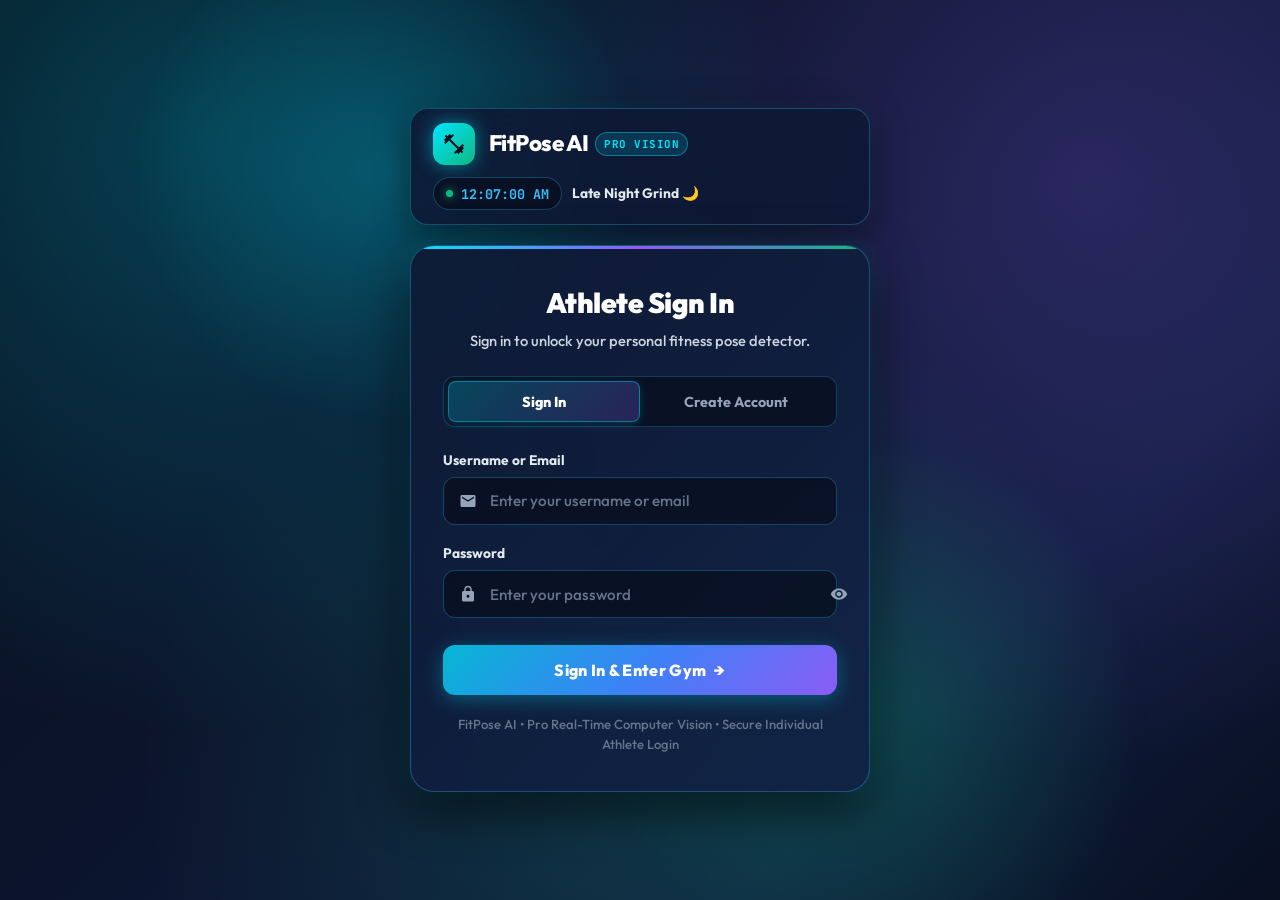
<file: templates/login.html>
<!DOCTYPE html>
<html lang="en">
<head>
  <meta charset="UTF-8">
  <meta name="viewport" content="width=device-width, initial-scale=1.0">
  <title>Sign In | FitPose AI - Real-Time Fitness Pose Detection & Form Coach</title>
  <meta name="description" content="Sign in to FitPose AI to access real-time pose tracking, AI form coaching, rep counters, and workout analytics.">

  <!-- Google Fonts: Outfit & JetBrains Mono -->
  <link rel="preconnect" href="https://fonts.googleapis.com">
  <link rel="preconnect" href="https://fonts.gstatic.com" crossorigin>
  <link href="https://fonts.googleapis.com/css2?family=JetBrains+Mono:wght@400;600;700;800&family=Outfit:wght@300;400;500;600;700;800;900&display=swap" rel="stylesheet">

  <!-- Application Stylesheets -->
  <link rel="stylesheet" href="/static/css/style.css">
  <link rel="stylesheet" href="/static/css/animations.css">

  <style>
    /* ==========================================================================
       VIBRANT ATHLETIC CYBER-SAPPHIRE LOGIN PAGE
       Centered Login Card, Rich Colors, High-Contrast Ultra-Readable Text
       ========================================================================== */
    body {
      margin: 0;
      padding: 0;
      min-height: 100vh;
      background-color: #080e1c;
      background-image:
        radial-gradient(circle at 15% 15%, rgba(0, 229, 255, 0.22) 0%, transparent 45%),
        radial-gradient(circle at 85% 20%, rgba(139, 92, 246, 0.22) 0%, transparent 45%),
        radial-gradient(circle at 50% 85%, rgba(16, 185, 129, 0.18) 0%, transparent 50%),
        linear-gradient(135deg, #070c18 0%, #0c152e 45%, #101c3d 75%, #080f21 100%);
      background-attachment: fixed;
      font-family: 'Outfit', -apple-system, BlinkMacSystemFont, 'Segoe UI', Roboto, sans-serif;
      color: #ffffff;
      overflow-x: hidden;
    }

    .login-page-wrapper {
      min-height: 100vh;
      display: flex;
      flex-direction: column;
      align-items: center;
      justify-content: center;
      padding: 2.5rem 1.5rem;
      position: relative;
      z-index: 2;
    }

    /* Ambient Pulsing Glow Orbs */
    .glow-orb-1 {
      position: fixed;
      top: -10%;
      left: 10%;
      width: 520px;
      height: 520px;
      background: radial-gradient(circle, rgba(0, 229, 255, 0.22) 0%, rgba(0, 229, 255, 0) 70%);
      pointer-events: none;
      z-index: 1;
      animation: pulseGlow 8s ease-in-out infinite alternate;
    }

    .glow-orb-2 {
      position: fixed;
      bottom: -10%;
      right: 10%;
      width: 560px;
      height: 560px;
      background: radial-gradient(circle, rgba(16, 185, 129, 0.2) 0%, rgba(16, 185, 129, 0) 70%);
      pointer-events: none;
      z-index: 1;
      animation: pulseGlow 10s ease-in-out infinite alternate;
    }

    @keyframes pulseGlow {
      0% { transform: scale(1) translate(0, 0); opacity: 0.75; }
      100% { transform: scale(1.15) translate(25px, -25px); opacity: 1; }
    }

    /* Centered Login Container */
    .login-container {
      width: 100%;
      max-width: 460px;
      display: flex;
      flex-direction: column;
      gap: 1.25rem;
      margin: 0 auto;
    }

    /* Top Brand & Live Clock Bar */
    .login-top-bar {
      display: flex;
      align-items: center;
      justify-content: space-between;
      flex-wrap: wrap;
      gap: 0.75rem;
      background: rgba(14, 25, 52, 0.88);
      border: 1px solid rgba(56, 189, 248, 0.3);
      backdrop-filter: blur(20px);
      -webkit-backdrop-filter: blur(20px);
      padding: 0.85rem 1.4rem;
      border-radius: 18px;
      box-shadow: 0 8px 32px rgba(0, 0, 0, 0.5), 0 0 15px rgba(0, 229, 255, 0.1);
    }

    .login-brand {
      display: flex;
      align-items: center;
      gap: 0.85rem;
    }

    .login-brand-icon {
      width: 42px;
      height: 42px;
      border-radius: 12px;
      background: linear-gradient(135deg, #00e5ff, #10b981);
      display: flex;
      align-items: center;
      justify-content: center;
      box-shadow: 0 0 18px rgba(0, 229, 255, 0.5);
    }

    .login-brand-icon svg {
      width: 24px;
      height: 24px;
      fill: #080e1c;
    }

    .login-brand h1 {
      font-size: 1.4rem;
      font-weight: 800;
      letter-spacing: -0.5px;
      color: #ffffff;
      margin: 0;
      display: flex;
      align-items: center;
      gap: 0.4rem;
    }

    .login-brand .badge-pro {
      font-size: 0.68rem;
      font-family: 'JetBrains Mono', monospace;
      font-weight: 700;
      background: rgba(0, 229, 255, 0.15);
      border: 1px solid rgba(0, 229, 255, 0.4);
      color: #00e5ff;
      padding: 0.15rem 0.5rem;
      border-radius: 999px;
      text-transform: uppercase;
      letter-spacing: 0.5px;
    }

    /* Live Time & Greeting Pill */
    .login-live-time {
      display: flex;
      align-items: center;
      gap: 0.65rem;
      font-family: 'JetBrains Mono', monospace;
      font-size: 0.84rem;
    }

    .clock-badge {
      display: flex;
      align-items: center;
      gap: 0.45rem;
      background: rgba(8, 14, 28, 0.7);
      border: 1px solid rgba(56, 189, 248, 0.3);
      padding: 0.35rem 0.75rem;
      border-radius: 999px;
      color: #38bdf8;
      font-weight: 700;
    }

    .live-pulse-dot {
      width: 7px;
      height: 7px;
      border-radius: 50%;
      background: #10b981;
      box-shadow: 0 0 10px #10b981;
      animation: pulseDot 1.5s infinite;
    }

    @keyframes pulseDot {
      0%, 100% { opacity: 1; transform: scale(1); }
      50% { opacity: 0.4; transform: scale(0.85); }
    }

    .greeting-pill-text {
      color: #e2e8f0;
      font-size: 0.86rem;
      font-family: 'Outfit', sans-serif;
      font-weight: 700;
    }

    /* Focused Sign-In Card */
    .login-card {
      background: linear-gradient(135deg, rgba(14, 25, 52, 0.92) 0%, rgba(18, 34, 70, 0.94) 100%);
      border: 1px solid rgba(56, 189, 248, 0.32);
      backdrop-filter: blur(24px);
      -webkit-backdrop-filter: blur(24px);
      border-radius: 24px;
      padding: 2.25rem 2rem;
      box-shadow: 0 16px 48px rgba(0, 0, 0, 0.65), 0 0 25px rgba(0, 229, 255, 0.15);
      position: relative;
      overflow: hidden;
    }

    .login-card::before {
      content: '';
      position: absolute;
      top: 0;
      left: 0;
      right: 0;
      height: 3px;
      background: linear-gradient(90deg, #00e5ff, #8b5cf6, #10b981);
    }

    .login-card-header {
      margin-bottom: 1.5rem;
      text-align: center;
    }

    .login-card-header h2 {
      font-size: 1.75rem;
      font-weight: 900;
      color: #ffffff;
      margin: 0 0 0.4rem 0;
      letter-spacing: -0.5px;
    }

    .login-card-header p {
      color: #cbd5e1;
      font-size: 0.92rem;
      margin: 0;
      font-weight: 500;
    }

    /* Tab Switcher */
    .auth-tab-switch {
      display: grid;
      grid-template-columns: 1fr 1fr;
      background: rgba(8, 14, 28, 0.7);
      border: 1px solid rgba(56, 189, 248, 0.25);
      border-radius: 12px;
      padding: 4px;
      margin-bottom: 1.4rem;
    }

    .auth-tab-btn {
      background: transparent;
      border: none;
      color: #94a3b8;
      padding: 0.65rem;
      border-radius: 8px;
      font-size: 0.9rem;
      font-weight: 700;
      cursor: pointer;
      transition: all 0.2s ease;
      font-family: inherit;
    }

    .auth-tab-btn.active {
      background: linear-gradient(135deg, rgba(0, 229, 255, 0.25), rgba(139, 92, 246, 0.25));
      color: #ffffff;
      font-weight: 800;
      border: 1px solid rgba(0, 229, 255, 0.4);
      box-shadow: 0 2px 10px rgba(0, 229, 255, 0.2);
    }

    /* Alert Message */
    .auth-alert-message {
      display: none;
      padding: 0.75rem 1rem;
      border-radius: 12px;
      font-size: 0.88rem;
      font-weight: 600;
      margin-bottom: 1.25rem;
      align-items: center;
      gap: 0.6rem;
    }

    .auth-alert-message.error {
      background: rgba(244, 63, 94, 0.2);
      border: 1px solid rgba(244, 63, 94, 0.5);
      color: #fecdd3;
    }

    .auth-alert-message.success {
      background: rgba(16, 185, 129, 0.2);
      border: 1px solid rgba(16, 185, 129, 0.5);
      color: #a7f3d0;
    }

    /* Form Fields */
    .auth-form {
      display: flex;
      flex-direction: column;
      gap: 1.15rem;
    }

    .form-group {
      display: flex;
      flex-direction: column;
      gap: 0.4rem;
    }

    .form-group label {
      font-size: 0.86rem;
      font-weight: 700;
      color: #e2e8f0;
    }

    .input-with-icon {
      position: relative;
      display: flex;
      align-items: center;
    }

    .input-with-icon > svg.input-lead-icon {
      position: absolute;
      left: 1rem;
      width: 18px;
      height: 18px;
      fill: #94a3b8;
      pointer-events: none;
      transition: fill 0.2s ease;
    }

    .form-control {
      width: 100%;
      box-sizing: border-box;
      background: rgba(8, 14, 28, 0.7);
      border: 1px solid rgba(56, 189, 248, 0.3);
      padding: 0.85rem 1rem 0.85rem 2.85rem;
      border-radius: 12px;
      color: #ffffff;
      font-size: 0.95rem;
      font-family: inherit;
      font-weight: 500;
      transition: all 0.25s ease;
    }

    .form-control:focus {
      outline: none;
      border-color: #00e5ff;
      background: rgba(10, 18, 36, 0.9);
      box-shadow: 0 0 16px rgba(0, 229, 255, 0.3);
    }

    .form-control::placeholder {
      color: #64748b;
    }

    .form-control:focus + svg.input-lead-icon {
      fill: #00e5ff;
    }

    .btn-toggle-pwd {
      position: absolute;
      right: 0.75rem;
      background: transparent;
      border: none;
      color: #94a3b8;
      cursor: pointer;
      padding: 0.35rem;
      display: flex;
      align-items: center;
      justify-content: center;
      border-radius: 6px;
      transition: color 0.2s ease;
    }

    .btn-toggle-pwd:hover {
      color: #ffffff;
    }

    .btn-toggle-pwd svg {
      width: 18px;
      height: 18px;
      fill: currentColor;
    }

    .form-row-2 {
      display: grid;
      grid-template-columns: 1fr 1fr;
      gap: 0.85rem;
    }

    /* Submit Button (Vibrant Multi-Color Gradient) */
    .btn-submit-main {
      background: linear-gradient(135deg, #06b6d4 0%, #3b82f6 50%, #8b5cf6 100%);
      border: none;
      color: #ffffff;
      padding: 0.95rem;
      border-radius: 12px;
      font-size: 1rem;
      font-weight: 800;
      cursor: pointer;
      box-shadow: 0 4px 20px rgba(6, 182, 212, 0.4);
      transition: all 0.25s ease;
      display: flex;
      align-items: center;
      justify-content: center;
      gap: 0.5rem;
      margin-top: 0.5rem;
      font-family: inherit;
      letter-spacing: 0.3px;
    }

    .btn-submit-main:hover {
      transform: translateY(-2px);
      filter: brightness(1.1);
      box-shadow: 0 6px 25px rgba(6, 182, 212, 0.55);
    }

    .btn-submit-main:active {
      transform: translateY(0);
    }

    .login-footer-copy {
      text-align: center;
      color: #64748b;
      font-size: 0.82rem;
      margin-top: 1.25rem;
      font-weight: 500;
    }
  </style>
</head>
<body>

  <!-- Dynamic Glowing Lights -->
  <div class="glow-orb-1"></div>
  <div class="glow-orb-2"></div>

  <div class="login-page-wrapper">
    <div class="login-container">

      <!-- Top Header Navigation & Live Clock -->
      <header class="login-top-bar">
        <div class="login-brand">
          <div class="login-brand-icon">
            <svg viewBox="0 0 24 24">
              <path d="M20.57 14.86L22 13.43 20.57 12 17 15.57 8.43 7 12 3.43 10.57 2 9.14 3.43 7.71 2 5.57 4.14 4.14 2.71 2.71 4.14l1.43 1.43L2 7.71l1.43 1.43L2 10.57 3.43 12 7 8.43 15.57 17 12 20.57 13.43 22l1.43-1.43 1.43 1.43 2.14-2.14 1.43 1.43 1.43-1.43-1.43-1.43L22 16.29z"/>
            </svg>
          </div>
          <div>
            <h1>FitPose AI <span class="badge-pro">Pro Vision</span></h1>
          </div>
        </div>

        <div class="login-live-time">
          <div class="clock-badge">
            <span class="live-pulse-dot"></span>
            <span id="login-clock-display">--:--:-- --</span>
          </div>
          <div class="greeting-pill-text" id="login-greeting-text">
            Good day 🌅
          </div>
        </div>
      </header>

      <!-- Authentication Card (Clean, Focused Athlete Sign In) -->
      <div class="login-card">
        <div class="login-card-header">
          <h2 id="auth-title">Athlete Sign In</h2>
          <p id="auth-subtitle">Sign in to unlock your personal fitness pose detector.</p>
        </div>

        <!-- Tab Switcher -->
        <div class="auth-tab-switch">
          <button class="auth-tab-btn active" id="tab-signin" type="button">Sign In</button>
          <button class="auth-tab-btn" id="tab-signup" type="button">Create Account</button>
        </div>

        <!-- Alert Notification Box -->
        <div class="auth-alert-message" id="login-alert-box"></div>

        <!-- Authentication Form -->
        <form class="auth-form" id="main-auth-form" autocomplete="on">

          <!-- Sign Up Extra Fields (hidden by default) -->
          <div id="signup-extra-section" style="display: none;">
            <div class="form-group" style="margin-bottom: 0.85rem;">
              <label for="reg-fullname">Full Name</label>
              <div class="input-with-icon">
                <svg class="input-lead-icon" viewBox="0 0 24 24">
                  <path d="M12 12c2.21 0 4-1.79 4-4s-1.79-4-4-4-4 1.79-4 4 1.79 4 4 4zm0 2c-2.67 0-8 1.34-8 4v2h16v-2c0-2.66-5.33-4-8-4z"/>
                </svg>
                <input type="text" id="reg-fullname" class="form-control" placeholder="Enter your full name">
              </div>
            </div>
          </div>

          <!-- Username / Email Input -->
          <div class="form-group">
            <label for="auth-username-email" id="label-user-email">Username or Email</label>
            <div class="input-with-icon">
              <svg class="input-lead-icon" viewBox="0 0 24 24">
                <path d="M20 4H4c-1.1 0-1.99.9-1.99 2L2 18c0 1.1.9 2 2 2h16c1.1 0 2-.9 2-2V6c0-1.1-.9-2-2-2zm0 4l-8 5-8-5V6l8 5 8-5v2z"/>
              </svg>
              <input type="text" id="auth-username-email" class="form-control" placeholder="Enter your username or email" required autocomplete="username">
            </div>
          </div>

          <!-- Additional Email field only for registration -->
          <div class="form-group" id="reg-email-container" style="display: none;">
            <label for="reg-email">Email Address</label>
            <div class="input-with-icon">
              <svg class="input-lead-icon" viewBox="0 0 24 24">
                <path d="M12 2C6.48 2 2 6.48 2 12s4.48 10 10 10h5v-2h-5c-4.34 0-8-3.66-8-8s3.66-8 8-8 8 3.66 8 8v1.43c0 .79-.71 1.57-1.5 1.57s-1.5-.78-1.5-1.57V12c0-2.76-2.24-5-5-5s-5 2.24-5 5 2.24 5 5 5c1.38 0 2.64-.56 3.54-1.47.65.89 1.77 1.47 2.96 1.47 1.97 0 3.5-1.6 3.5-3.57V12c0-5.52-4.48-10-10-10zm0 13c-1.66 0-3-1.34-3-3s1.34-3 3-3 3 1.34 3 3-1.34 3-3 3z"/>
              </svg>
              <input type="email" id="reg-email" class="form-control" placeholder="you@domain.com">
            </div>
          </div>

          <!-- Password Input with Show/Hide toggle -->
          <div class="form-group">
            <label for="auth-password">Password</label>
            <div class="input-with-icon">
              <svg class="input-lead-icon" viewBox="0 0 24 24">
                <path d="M18 8h-1V6c0-2.76-2.24-5-5-5S7 3.24 7 6v2H6c-1.1 0-2 .9-2 2v10c0 1.1.9 2 2 2h12c1.1 0 2-.9 2-2V10c0-1.1-.9-2-2-2zm-6 9c-1.1 0-2-.9-2-2s.9-2 2-2 2 .9 2 2-.9 2-2 2zm3.1-9H8.9V6c0-1.71 1.39-3.1 3.1-3.1 1.71 0 3.1 1.39 3.1 3.1v2z"/>
              </svg>
              <input type="password" id="auth-password" class="form-control" placeholder="Enter your password" required autocomplete="current-password">
              <button type="button" class="btn-toggle-pwd" id="btn-toggle-pwd" title="Show / Hide Password">
                <svg id="eye-icon" viewBox="0 0 24 24">
                  <path d="M12 4.5C7 4.5 2.73 7.61 1 12c1.73 4.39 6 7.5 11 7.5s9.27-3.11 11-7.5c-1.73-4.39-6-7.5-11-7.5zM12 17c-2.76 0-5-2.24-5-5s2.24-5 5-5 5 2.24 5 5-2.24 5-5 5zm0-8c-1.66 0-3 1.34-3 3s1.34 3 3 3 3-1.34 3-3-1.34-3-3-3z"/>
                </svg>
              </button>
            </div>
          </div>

          <!-- Submit Button -->
          <button type="submit" class="btn-submit-main" id="btn-submit-text">
            <span>Sign In & Enter Gym</span>
            <span>→</span>
          </button>

        </form>

        <p class="login-footer-copy">
          FitPose AI &bull; Pro Real-Time Computer Vision &bull; Secure Individual Athlete Login
        </p>
      </div>

    </div>
  </div>

  <!-- JavaScript Client Controller for Login Page -->
  <script>
    (function() {
      // Elements
      const tabSignIn = document.getElementById('tab-signin');
      const tabSignUp = document.getElementById('tab-signup');
      const signupExtra = document.getElementById('signup-extra-section');
      const regEmailContainer = document.getElementById('reg-email-container');
      const authTitle = document.getElementById('auth-title');
      const authSubtitle = document.getElementById('auth-subtitle');
      const labelUserEmail = document.getElementById('label-user-email');
      const inputUsernameEmail = document.getElementById('auth-username-email');
      const inputPassword = document.getElementById('auth-password');
      const inputFullName = document.getElementById('reg-fullname');
      const inputRegEmail = document.getElementById('reg-email');
      const selectGoal = document.getElementById('reg-goal');
      const selectLevel = document.getElementById('reg-level');
      const btnSubmit = document.getElementById('btn-submit-text');
      const alertBox = document.getElementById('login-alert-box');
      const btnTogglePwd = document.getElementById('btn-toggle-pwd');
      const authForm = document.getElementById('main-auth-form');

      let currentMode = 'signin';

      // Dynamic Clock & Greeting
      const clockEl = document.getElementById('login-clock-display');
      const greetingEl = document.getElementById('login-greeting-text');

      function updateClock() {
        const now = new Date();
        const hours = now.getHours();
        const minutes = now.getMinutes();
        const seconds = now.getSeconds();

        const ampm = hours >= 12 ? 'PM' : 'AM';
        const formattedHours = hours % 12 || 12;
        const formattedMinutes = minutes < 10 ? '0' + minutes : minutes;
        const formattedSeconds = seconds < 10 ? '0' + seconds : seconds;
        if (clockEl) clockEl.textContent = `${formattedHours}:${formattedMinutes}:${formattedSeconds} ${ampm}`;

        let greeting = 'Good morning 🌅';
        if (hours >= 12 && hours < 17) greeting = 'Good afternoon ☀️';
        else if (hours >= 17 && hours < 22) greeting = 'Good evening 🌆';
        else if (hours >= 22 || hours < 5) greeting = 'Late Night Grind 🌙';
        if (greetingEl) greetingEl.textContent = greeting;
      }
      setInterval(updateClock, 1000);
      updateClock();

      // Password Toggle
      btnTogglePwd.addEventListener('click', () => {
        const isPwd = inputPassword.type === 'password';
        inputPassword.type = isPwd ? 'text' : 'password';
        btnTogglePwd.style.color = isPwd ? '#00e5ff' : '#94a3b8';
      });

      // Tab Switching
      function switchTab(mode) {
        currentMode = mode;
        if (mode === 'signin') {
          tabSignIn.classList.add('active');
          tabSignUp.classList.remove('active');
          signupExtra.style.display = 'none';
          regEmailContainer.style.display = 'none';
          authTitle.textContent = 'Athlete Sign In';
          authSubtitle.textContent = 'Sign in with your individual athlete account.';
          labelUserEmail.textContent = 'Username or Email';
          inputUsernameEmail.placeholder = 'Enter your username or email';
          btnSubmit.innerHTML = '<span>Sign In & Enter Gym</span><span>→</span>';
          inputUsernameEmail.value = '';
          inputPassword.value = '';
        } else {
          tabSignUp.classList.add('active');
          tabSignIn.classList.remove('active');
          signupExtra.style.display = 'block';
          regEmailContainer.style.display = 'block';
          authTitle.textContent = 'Create Athlete Account';
          authSubtitle.textContent = 'Register your personal profile to start posture-perfect training.';
          labelUserEmail.textContent = 'Choose Username';
          inputUsernameEmail.placeholder = 'e.g. warrior_99';
          inputUsernameEmail.value = '';
          inputPassword.value = '';
          btnSubmit.innerHTML = '<span>Create Account & Enter</span><span>→</span>';
        }
        hideAlert();
      }

      tabSignIn.addEventListener('click', () => switchTab('signin'));
      tabSignUp.addEventListener('click', () => switchTab('signup'));

      function showAlert(msg, type = 'error') {
        alertBox.className = `auth-alert-message ${type}`;
        alertBox.innerHTML = `<span>${type === 'success' ? '✅' : '⚠️'}</span><span>${msg}</span>`;
        alertBox.style.display = 'flex';
      }

      function hideAlert() {
        alertBox.style.display = 'none';
      }

      function proceedToApp() {
        sessionStorage.setItem('fitpose_authenticated', 'true');
        setTimeout(() => {
          window.location.href = window.location.protocol === 'file:' ? './index.html' : '/';
        }, 400);
      }

      // Handle Form Submit
      authForm.addEventListener('submit', async (e) => {
        e.preventDefault();
        hideAlert();

        btnSubmit.disabled = true;
        btnSubmit.style.opacity = '0.7';

        if (currentMode === 'signin') {
          const usernameOrEmail = inputUsernameEmail.value.trim();
          const password = inputPassword.value;

          if (!usernameOrEmail || !password) {
            showAlert('Please enter both username/email and password.');
            btnSubmit.disabled = false;
            btnSubmit.style.opacity = '1';
            return;
          }

          try {
            const res = await fetch('/api/auth/login', {
              method: 'POST',
              headers: { 'Content-Type': 'application/json' },
              body: JSON.stringify({ username_or_email: usernameOrEmail, password: password })
            });
            const data = await res.json();

            if (data.success && data.user) {
              showAlert(data.message || 'Login successful! Opening workspace...', 'success');
              try {
                localStorage.setItem('fitpose_user', JSON.stringify(data.user));
              } catch (err) {}
              proceedToApp();
            } else {
              showAlert(data.error || 'Invalid credentials. Please check your username and password.');
              btnSubmit.disabled = false;
              btnSubmit.style.opacity = '1';
            }
          } catch (err) {
            // Local file or offline fallback for individual user
            const fallbackUser = {
              id: Date.now(),
              username: usernameOrEmail,
              email: `${usernameOrEmail}@fitpose.ai`,
              full_name: usernameOrEmail,
              fitness_goal: 'General Fitness',
              fitness_level: 'Intermediate',
              streak_days: 0
            };
            localStorage.setItem('fitpose_user', JSON.stringify(fallbackUser));
            showAlert('Login verified! Opening workspace...', 'success');
            proceedToApp();
          }
        } else {
          // Sign Up
          const username = inputUsernameEmail.value.trim();
          const email = inputRegEmail.value.trim();
          const password = inputPassword.value;
          const fullName = inputFullName.value.trim() || username;
          const goal = selectGoal ? selectGoal.value : 'General Fitness';
          const level = selectLevel ? selectLevel.value : 'Intermediate';

          if (!username || !email || !password) {
            showAlert('Username, email, and password are all required.');
            btnSubmit.disabled = false;
            btnSubmit.style.opacity = '1';
            return;
          }

          try {
            const res = await fetch('/api/auth/register', {
              method: 'POST',
              headers: { 'Content-Type': 'application/json' },
              body: JSON.stringify({
                username: username,
                email: email,
                password: password,
                full_name: fullName,
                fitness_goal: goal,
                fitness_level: level
              })
            });
            const data = await res.json();

            if (data.success && data.user) {
              showAlert(data.message || 'Account created! Entering workspace...', 'success');
              try {
                localStorage.setItem('fitpose_user', JSON.stringify(data.user));
              } catch (err) {}
              proceedToApp();
            } else {
              showAlert(data.error || 'Failed to create account. Username/email may already exist.');
              btnSubmit.disabled = false;
              btnSubmit.style.opacity = '1';
            }
          } catch (err) {
            const newUser = {
              id: Date.now(),
              username: username,
              email: email,
              full_name: fullName,
              fitness_goal: goal,
              fitness_level: level,
              streak_days: 0
            };
            localStorage.setItem('fitpose_user', JSON.stringify(newUser));
            showAlert('Account created! Opening workspace...', 'success');
            proceedToApp();
          }
        }
      });

    })();
  </script>
</body>
</html>
</file>
<file: static/css/style.css>
/* ==========================================================================
   AI FITNESS POSE DETECTOR - CORE STYLESHEET
   Aesthetics: Cyber Sapphire & Aurora Emerald Pro Athletic Theme
   Rich Vibrant Colors, Radiant Gradients, 100% Readable High-Contrast Text
   ========================================================================== */

:root {
  /* Rich Vibrant Cyber-Sapphire & Aurora Athletic Palette (Default) */
  --bg-primary: #080e1c;             /* Deep royal midnight sapphire */
  --bg-secondary: #0d1733;           /* Rich cosmic blue-navy */
  --bg-card: rgba(14, 25, 52, 0.88);    /* Frosted cyber-sapphire glass */
  --bg-card-hover: rgba(22, 38, 77, 0.95);
  --bg-glass: rgba(12, 22, 46, 0.85);
  
  /* Luminous Borders & Glows */
  --border-glass: rgba(56, 189, 248, 0.28); /* Radiant electric sky border */
  --border-card: rgba(99, 102, 241, 0.35);  /* Subtle violet shimmer border */
  --border-glow: rgba(0, 229, 255, 0.45);   /* Glowing electric cyan */

  /* Vibrant Athletic Color Accents */
  --accent-cyan: #00e5ff;            /* Electric Neon Cyan (Angle & Primary UI Glow) */
  --accent-cyan-bg: rgba(0, 229, 255, 0.14);
  --accent-cyan-glow: rgba(0, 229, 255, 0.4);

  --accent-green: #10b981;           /* Aurora Emerald (Correct Posture & Valid Reps) */
  --accent-green-bg: rgba(16, 185, 129, 0.16);
  --accent-green-glow: rgba(16, 185, 129, 0.45);

  --accent-purple: #8b5cf6;          /* Hyper Violet (AI Coach & Pro Vision) */
  --accent-purple-bg: rgba(139, 92, 246, 0.18);
  --accent-purple-glow: rgba(139, 92, 246, 0.4);

  --accent-yellow: #f59e0b;          /* Solar Flame Amber (Calories Burned & Energy) */
  --accent-yellow-bg: rgba(245, 158, 11, 0.16);
  --accent-yellow-glow: rgba(245, 158, 11, 0.4);

  --accent-red: #f43f5e;             /* Vivid Coral Ruby (Form Warning & Errors) */
  --accent-red-bg: rgba(244, 63, 94, 0.18);
  --accent-red-glow: rgba(244, 63, 94, 0.45);

  /* High-Contrast Luminous Text ("Matter" is 100% Crisp & Visible) */
  --text-primary: #ffffff;           /* Pure Radiant Crisp White - Max Contrast */
  --text-secondary: #e2e8f0;         /* Luminous Sky Pearl - Ultra-readable body */
  --text-muted: #94a3b8;             /* Clear Soft Cyan-Slate */
  --text-highlight: #38bdf8;         /* Electric Sky Blue */

  /* Typography */
  --font-main: 'Outfit', -apple-system, BlinkMacSystemFont, 'Segoe UI', Roboto, sans-serif;
  --font-mono: 'JetBrains Mono', 'Fira Code', monospace;

  /* UI Tokens */
  --radius-sm: 8px;
  --radius-md: 14px;
  --radius-lg: 20px;
  --radius-full: 9999px;
  --shadow-sm: 0 2px 8px rgba(0, 0, 0, 0.35);
  --shadow-md: 0 8px 30px rgba(0, 0, 0, 0.5), 0 0 15px rgba(56, 189, 248, 0.1);
  --shadow-lg: 0 16px 48px rgba(0, 0, 0, 0.65), 0 0 25px rgba(0, 229, 255, 0.18);
  --shadow-glow: 0 0 25px rgba(0, 229, 255, 0.35);
  --backdrop-blur: blur(20px);
  --transition: all 0.25s cubic-bezier(0.4, 0, 0.2, 1);
}

/* Secondary Vibrant Theme: Solar Emerald & Coral Neon (for theme switch toggle) */
[data-theme="aurora"] {
  --bg-primary: #071317;
  --bg-secondary: #0b1f24;
  --bg-card: rgba(11, 31, 36, 0.9);
  --bg-card-hover: rgba(16, 45, 52, 0.95);
  --bg-glass: rgba(9, 26, 30, 0.88);
  --border-glass: rgba(16, 185, 129, 0.35);
  --border-card: rgba(52, 211, 153, 0.3);
  --border-glow: rgba(16, 185, 129, 0.45);

  --accent-cyan: #10b981;
  --accent-green: #34d399;
  --accent-purple: #06b6d4;
  --accent-yellow: #f59e0b;
  --text-highlight: #34d399;
}

/* Reset & Base Setup */
*, *::before, *::after {
  box-sizing: border-box;
  margin: 0;
  padding: 0;
}

body {
  font-family: var(--font-main);
  background-color: var(--bg-primary);
  background-image: 
    radial-gradient(circle at 15% 15%, rgba(0, 229, 255, 0.2) 0%, transparent 45%),
    radial-gradient(circle at 85% 20%, rgba(139, 92, 246, 0.2) 0%, transparent 45%),
    radial-gradient(circle at 50% 85%, rgba(16, 185, 129, 0.16) 0%, transparent 50%),
    linear-gradient(135deg, #070c18 0%, #0c152e 45%, #101c3d 75%, #080f21 100%);
  background-attachment: fixed;
  color: var(--text-primary);
  min-height: 100vh;
  line-height: 1.5;
  overflow-x: hidden;
  transition: background-color 0.3s ease, color 0.3s ease;
}

/* Custom Sleek Scrollbar */
::-webkit-scrollbar {
  width: 8px;
  height: 8px;
}
::-webkit-scrollbar-track {
  background: var(--bg-primary);
}
::-webkit-scrollbar-thumb {
  background: rgba(56, 189, 248, 0.3);
  border-radius: 4px;
}
::-webkit-scrollbar-thumb:hover {
  background: var(--accent-cyan);
}

/* App Wrapper */
.app-container {
  max-width: 1440px;
  margin: 0 auto;
  padding: 1.25rem 2rem 3rem 2rem;
  display: flex;
  flex-direction: column;
  gap: 1.5rem;
}

/* ==========================================================================
   TOP HEADER NAVIGATION & GREETING BAR
   ========================================================================== */
.main-header {
  display: flex;
  align-items: center;
  justify-content: space-between;
  padding: 1rem 1.75rem;
  background: var(--bg-glass);
  backdrop-filter: var(--backdrop-blur);
  -webkit-backdrop-filter: var(--backdrop-blur);
  border: 1px solid var(--border-glass);
  border-radius: var(--radius-lg);
  box-shadow: var(--shadow-md);
  position: sticky;
  top: 1rem;
  z-index: 100;
}

.brand-section {
  display: flex;
  align-items: center;
  gap: 1rem;
}

.brand-logo-icon {
  width: 44px;
  height: 44px;
  background: linear-gradient(135deg, var(--accent-cyan), var(--accent-green));
  border-radius: 12px;
  display: flex;
  align-items: center;
  justify-content: center;
  box-shadow: 0 0 20px var(--accent-cyan-glow);
}

.brand-logo-icon svg {
  width: 26px;
  height: 26px;
  fill: #080e1c;
}

.brand-text h1 {
  font-size: 1.35rem;
  font-weight: 800;
  letter-spacing: -0.5px;
  color: var(--text-primary);
  display: flex;
  align-items: center;
  gap: 0.5rem;
}

.brand-badge {
  font-size: 0.65rem;
  font-weight: 700;
  text-transform: uppercase;
  background: var(--accent-cyan-bg);
  color: var(--accent-cyan);
  border: 1px solid rgba(0, 229, 255, 0.4);
  padding: 2px 8px;
  border-radius: var(--radius-full);
  letter-spacing: 1px;
}

/* Time & Greeting Pill in Header */
.time-greeting-pill {
  display: flex;
  align-items: center;
  gap: 1.25rem;
  background: rgba(8, 14, 28, 0.7);
  padding: 0.5rem 1.25rem;
  border-radius: var(--radius-full);
  border: 1px solid var(--border-glass);
}

.live-clock-badge {
  display: flex;
  align-items: center;
  gap: 0.5rem;
  font-family: var(--font-mono);
  font-size: 0.95rem;
  font-weight: 700;
  color: var(--accent-cyan);
}

.live-dot {
  width: 8px;
  height: 8px;
  background-color: var(--accent-green);
  border-radius: 50%;
  box-shadow: 0 0 8px var(--accent-green);
  animation: livePulse 1.8s infinite ease-in-out;
}

@keyframes livePulse {
  0%, 100% { opacity: 1; transform: scale(1); }
  50% { opacity: 0.35; transform: scale(0.85); }
}

.greeting-text-badge {
  display: flex;
  align-items: center;
  gap: 0.4rem;
  font-size: 0.9rem;
  font-weight: 700;
  color: var(--text-primary);
}

/* User & Action Controls */
.header-actions {
  display: flex;
  align-items: center;
  gap: 0.85rem;
}

.user-profile-badge {
  display: flex;
  align-items: center;
  gap: 0.75rem;
  background: rgba(14, 25, 52, 0.8);
  border: 1px solid var(--border-glass);
  padding: 0.35rem 0.9rem 0.35rem 0.5rem;
  border-radius: var(--radius-full);
  cursor: pointer;
  transition: var(--transition);
}

.user-profile-badge:hover {
  background: var(--bg-card-hover);
  border-color: var(--accent-cyan);
}

.user-avatar {
  width: 34px;
  height: 34px;
  border-radius: 50%;
  background: linear-gradient(135deg, var(--accent-purple), var(--accent-cyan));
  display: flex;
  align-items: center;
  justify-content: center;
  font-weight: 700;
  font-size: 0.85rem;
  color: white;
  box-shadow: 0 0 10px rgba(139, 92, 246, 0.4);
}

.user-info {
  display: flex;
  flex-direction: column;
}

.user-name {
  font-size: 0.85rem;
  font-weight: 700;
  line-height: 1.1;
  color: var(--text-primary);
}

.user-streak {
  font-size: 0.7rem;
  color: #fbbf24;
  font-weight: 700;
  display: flex;
  align-items: center;
  gap: 2px;
}

.btn-header-action {
  background: rgba(14, 25, 52, 0.8);
  border: 1px solid var(--border-glass);
  color: var(--text-primary);
  padding: 0.55rem 1rem;
  border-radius: var(--radius-md);
  font-size: 0.85rem;
  font-weight: 700;
  cursor: pointer;
  display: flex;
  align-items: center;
  gap: 0.5rem;
  transition: var(--transition);
}

.btn-header-action:hover {
  background: var(--bg-card-hover);
  border-color: var(--accent-cyan);
  transform: translateY(-1px);
}

.btn-header-action.btn-primary {
  background: linear-gradient(135deg, var(--accent-cyan), #3b82f6);
  border: none;
  color: #ffffff;
  font-weight: 700;
  box-shadow: 0 4px 15px var(--accent-cyan-glow);
}

.btn-header-action.btn-primary:hover {
  filter: brightness(1.15);
  transform: translateY(-2px);
}

.btn-header-action.btn-logout {
  background: rgba(244, 63, 94, 0.15);
  border-color: rgba(244, 63, 94, 0.4);
  color: #fda4af;
}

.btn-header-action.btn-logout:hover {
  background: rgba(244, 63, 94, 0.28);
  border-color: #f43f5e;
  color: #ffffff;
  transform: translateY(-1px);
}

/* ==========================================================================
   DYNAMIC GREETING & MOTIVATION HERO BANNER
   ========================================================================== */
.hero-greeting-card {
  background: linear-gradient(135deg, rgba(14, 25, 52, 0.9) 0%, rgba(20, 36, 75, 0.92) 100%);
  border: 1px solid var(--border-glass);
  border-radius: var(--radius-lg);
  padding: 1.5rem 2rem;
  display: flex;
  align-items: center;
  justify-content: space-between;
  backdrop-filter: var(--backdrop-blur);
  position: relative;
  overflow: hidden;
  box-shadow: var(--shadow-md);
}

.hero-greeting-card::before {
  content: '';
  position: absolute;
  top: 0;
  left: 0;
  width: 5px;
  height: 100%;
  background: linear-gradient(to bottom, var(--accent-cyan), var(--accent-purple), var(--accent-green));
}

.greeting-main-col {
  display: flex;
  flex-direction: column;
  gap: 0.35rem;
}

.greeting-headline {
  font-size: 1.8rem;
  font-weight: 800;
  display: flex;
  align-items: center;
  gap: 0.6rem;
  letter-spacing: -0.5px;
  color: #ffffff;
}

.greeting-headline .highlight-name {
  color: var(--accent-cyan);
  text-shadow: 0 0 15px rgba(0, 229, 255, 0.4);
}

.greeting-subtext {
  font-size: 0.95rem;
  color: var(--text-secondary);
}

.greeting-quote-tag {
  margin-top: 0.5rem;
  font-size: 0.86rem;
  font-style: italic;
  color: #cbd5e1;
  background: rgba(8, 14, 28, 0.65);
  padding: 0.4rem 0.85rem;
  border-radius: var(--radius-sm);
  border: 1px solid var(--border-glass);
  display: flex;
  align-items: center;
  gap: 0.4rem;
  width: fit-content;
}

.greeting-quote-tag svg {
  fill: var(--accent-cyan);
  width: 14px;
  height: 14px;
  flex-shrink: 0;
}

.greeting-quick-stats {
  display: flex;
  align-items: center;
  gap: 2rem;
}

.quick-stat-item {
  text-align: right;
}

.quick-stat-value {
  font-size: 1.65rem;
  font-weight: 900;
  font-family: var(--font-mono);
  color: var(--accent-cyan);
  text-shadow: 0 0 14px rgba(0, 229, 255, 0.35);
}

.quick-stat-label {
  font-size: 0.75rem;
  color: var(--text-muted);
  text-transform: uppercase;
  letter-spacing: 0.5px;
  font-weight: 700;
}

/* ==========================================================================
   MAIN DASHBOARD WORKOUT WORKSPACE
   ========================================================================== */
.workout-grid {
  display: grid;
  grid-template-columns: 1fr 380px;
  gap: 1.5rem;
  align-items: start;
}

/* Video & Pose Detection Canvas Area */
.camera-stage-container {
  background: var(--bg-card);
  border: 1px solid var(--border-glass);
  border-radius: var(--radius-lg);
  padding: 1.25rem;
  display: flex;
  flex-direction: column;
  gap: 1rem;
  box-shadow: var(--shadow-md);
  position: relative;
}

/* Top Toolbar over Camera */
.camera-top-toolbar {
  display: flex;
  align-items: center;
  justify-content: space-between;
  flex-wrap: wrap;
  gap: 0.75rem;
}

.exercise-selector-bar {
  display: flex;
  align-items: center;
  gap: 0.45rem;
  background: rgba(8, 14, 28, 0.7);
  padding: 4px;
  border-radius: var(--radius-md);
  border: 1px solid var(--border-glass);
  overflow-x: auto;
}

.btn-exercise-pill {
  background: transparent;
  border: none;
  color: #cbd5e1;
  padding: 0.45rem 0.95rem;
  border-radius: var(--radius-sm);
  font-size: 0.85rem;
  font-weight: 700;
  cursor: pointer;
  transition: var(--transition);
  display: flex;
  align-items: center;
  gap: 0.4rem;
  white-space: nowrap;
}

.btn-exercise-pill:hover {
  color: #ffffff;
  background: rgba(56, 189, 248, 0.15);
}

.btn-exercise-pill.active {
  background: linear-gradient(135deg, var(--accent-cyan), #3b82f6);
  color: #ffffff;
  font-weight: 800;
  box-shadow: 0 2px 12px rgba(0, 229, 255, 0.35);
}

.camera-toggles {
  display: flex;
  align-items: center;
  gap: 0.5rem;
}

.btn-toggle-icon {
  background: rgba(14, 25, 52, 0.8);
  border: 1px solid var(--border-glass);
  color: #cbd5e1;
  width: 38px;
  height: 38px;
  border-radius: var(--radius-md);
  display: flex;
  align-items: center;
  justify-content: center;
  cursor: pointer;
  transition: var(--transition);
}

.btn-toggle-icon:hover {
  background: var(--bg-card-hover);
  color: #ffffff;
  border-color: var(--accent-cyan);
}

.btn-toggle-icon.active {
  background: rgba(16, 185, 129, 0.2);
  color: var(--accent-green);
  border-color: var(--accent-green);
  box-shadow: 0 0 12px rgba(16, 185, 129, 0.3);
}

/* ==========================================================================
   VIEWPORT WRAPPER (Video + Canvas HUD Overlay)
   ========================================================================== */
.viewport-wrapper {
  position: relative;
  width: 100%;
  aspect-ratio: 16 / 9;
  min-height: 440px;
  background: #040711;
  border-radius: var(--radius-md);
  overflow: hidden;
  box-shadow: inset 0 0 40px rgba(0, 0, 0, 0.9);
  border: 2px solid rgba(56, 189, 248, 0.25);
}

#webcam-video {
  display: none;
}

#output-canvas {
  width: 100%;
  height: 100%;
  object-fit: cover;
  display: block;
}

/* Real-Time Form Alert HUD Overlay */
.pose-feedback-banner {
  position: absolute;
  top: 1rem;
  left: 50%;
  transform: translateX(-50%);
  z-index: 25;
  padding: 0.65rem 1.6rem;
  border-radius: 16px;
  display: flex;
  align-items: center;
  gap: 0.85rem;
  backdrop-filter: blur(20px);
  -webkit-backdrop-filter: blur(20px);
  transition: all 0.25s cubic-bezier(0.4, 0, 0.2, 1);
  box-shadow: 0 10px 30px rgba(0, 0, 0, 0.65);
  pointer-events: none;
  max-width: 92%;
}

.feedback-badge-icon {
  width: 44px;
  height: 44px;
  border-radius: 50%;
  background: rgba(255, 255, 255, 0.12);
  display: flex;
  align-items: center;
  justify-content: center;
  font-size: 1.5rem;
  flex-shrink: 0;
  animation: pulseBadge 1.8s infinite;
}

@keyframes pulseBadge {
  0%, 100% { transform: scale(1); }
  50% { transform: scale(1.08); }
}

.feedback-text-wrap {
  display: flex;
  flex-direction: column;
  text-align: left;
}

.feedback-action-headline {
  font-size: 1.15rem;
  font-weight: 900;
  letter-spacing: 0.5px;
  text-transform: uppercase;
  line-height: 1.2;
}

.feedback-sub-instruction {
  font-size: 0.86rem;
  font-weight: 600;
  color: #e2e8f0;
  margin-top: 2px;
  line-height: 1.3;
}

.feedback-telugu-hint {
  font-size: 0.82rem;
  font-weight: 700;
  color: #a5f3fc;
  margin-top: 2px;
  line-height: 1.25;
}

.pose-feedback-banner.status-good {
  background: rgba(6, 95, 70, 0.92);
  color: #ffffff;
  border: 1.5px solid #10b981;
  box-shadow: 0 0 35px rgba(16, 185, 129, 0.6);
}
.pose-feedback-banner.status-good .feedback-action-headline {
  color: #6ee7b7;
}

.pose-feedback-banner.status-wrong {
  background: rgba(136, 19, 55, 0.94);
  color: #ffffff;
  border: 1.5px solid #f43f5e;
  box-shadow: 0 0 35px rgba(244, 63, 94, 0.7);
  animation: shakeAlert 0.4s ease-in-out;
}
.pose-feedback-banner.status-wrong .feedback-action-headline {
  color: #fda4af;
}

@keyframes shakeAlert {
  0%, 100% { transform: translateX(-50%); }
  20%, 60% { transform: translateX(-52%); }
  40%, 80% { transform: translateX(-48%); }
}

.pose-feedback-banner.status-warning {
  background: rgba(120, 53, 15, 0.92);
  color: #ffffff;
  border: 1.5px solid #f59e0b;
  box-shadow: 0 0 30px rgba(245, 158, 11, 0.6);
}
.pose-feedback-banner.status-warning .feedback-action-headline {
  color: #fde68a;
}

.pose-feedback-banner.status-idle {
  background: rgba(15, 23, 42, 0.92);
  color: #cbd5e1;
  border: 1.5px solid rgba(56, 189, 248, 0.35);
}
.pose-feedback-banner.status-idle .feedback-action-headline {
  color: #38bdf8;
}

/* Real-time 3-Step Live Cue Tracker Overlay */
.live-step-tracker {
  position: absolute;
  bottom: 1.25rem;
  left: 50%;
  transform: translateX(-50%);
  z-index: 20;
  display: flex;
  align-items: center;
  gap: 0.5rem;
  background: rgba(15, 23, 42, 0.88);
  backdrop-filter: blur(12px);
  -webkit-backdrop-filter: blur(12px);
  border: 1px solid rgba(255, 255, 255, 0.12);
  padding: 0.35rem 0.85rem;
  border-radius: var(--radius-full);
  box-shadow: 0 8px 24px rgba(0, 0, 0, 0.5);
  pointer-events: none;
}

.step-bubble {
  display: flex;
  align-items: center;
  gap: 0.35rem;
  padding: 0.2rem 0.55rem;
  border-radius: var(--radius-full);
  font-size: 0.75rem;
  font-weight: 700;
  color: #94a3b8;
  transition: all 0.25s ease;
}

.step-bubble.active {
  background: linear-gradient(135deg, rgba(6, 182, 212, 0.35), rgba(16, 185, 129, 0.35));
  color: #38bdf8;
  border: 1px solid #06b6d4;
  box-shadow: 0 0 12px rgba(6, 182, 212, 0.4);
}

.step-num {
  width: 18px;
  height: 18px;
  border-radius: 50%;
  background: rgba(255, 255, 255, 0.15);
  display: flex;
  align-items: center;
  justify-content: center;
  font-size: 0.7rem;
}

.step-bubble.active .step-num {
  background: #00e5ff;
  color: #080e1c;
  font-weight: 800;
}

.step-arrow {
  color: #64748b;
  font-size: 0.75rem;
}

/* Toolbar Buttons */
.btn-toggle-badge {
  background: rgba(15, 23, 42, 0.8);
  backdrop-filter: blur(8px);
  border: 1px solid rgba(56, 189, 248, 0.35);
  color: #38bdf8;
  padding: 0.35rem 0.75rem;
  border-radius: var(--radius-full);
  font-size: 0.8rem;
  font-weight: 700;
  display: flex;
  align-items: center;
  gap: 0.4rem;
  cursor: pointer;
  transition: all 0.2s ease;
}

.btn-toggle-badge:hover {
  background: rgba(6, 182, 212, 0.2);
  border-color: #00e5ff;
  transform: translateY(-1px);
  box-shadow: 0 4px 12px rgba(0, 229, 255, 0.25);
}

/* Sidebar Step Guide Styling */
.coach-step-item {
  display: flex;
  gap: 0.65rem;
  align-items: flex-start;
  margin-bottom: 0.65rem;
  padding: 0.5rem;
  border-radius: 8px;
  background: rgba(255, 255, 255, 0.03);
  border: 1px solid rgba(255, 255, 255, 0.05);
}

.coach-step-badge {
  width: 24px;
  height: 24px;
  border-radius: 50%;
  background: linear-gradient(135deg, #06b6d4, #10b981);
  color: #080e1c;
  font-size: 0.8rem;
  font-weight: 800;
  display: flex;
  align-items: center;
  justify-content: center;
  flex-shrink: 0;
  margin-top: 2px;
}

.coach-step-content {
  display: flex;
  flex-direction: column;
}

.coach-step-title {
  font-size: 0.82rem;
  font-weight: 700;
  color: #f1f5f9;
}

.coach-step-desc {
  font-size: 0.78rem;
  color: #94a3b8;
  line-height: 1.35;
  margin-top: 1px;
}

.coach-step-sub-desc {
  font-size: 0.74rem;
  color: #38bdf8;
  margin-top: 2px;
  line-height: 1.3;
}

.coach-mistake-box {
  margin-top: 0.75rem;
  padding: 0.6rem 0.75rem;
  border-radius: 8px;
  background: rgba(239, 68, 68, 0.12);
  border: 1px solid rgba(239, 68, 68, 0.3);
}

.coach-mistake-box strong {
  color: #f87171;
  font-size: 0.8rem;
  display: block;
  margin-bottom: 2px;
}

.coach-mistake-box p {
  color: #fca5a5;
  font-size: 0.78rem;
  line-height: 1.3;
  margin: 0;
}

/* Modal Guide Steps Grid */
.guide-steps-grid {
  display: flex;
  flex-direction: column;
  gap: 0.75rem;
  margin-bottom: 1rem;
}

.guide-modal-step-card {
  padding: 0.85rem 1rem;
  border-radius: 12px;
  background: rgba(15, 23, 42, 0.7);
  border: 1px solid rgba(56, 189, 248, 0.2);
}

.step-card-num {
  font-size: 0.7rem;
  font-weight: 800;
  letter-spacing: 0.5px;
  color: #00e5ff;
  text-transform: uppercase;
}

.step-card-title {
  font-size: 0.95rem;
  font-weight: 800;
  color: #f8fafc;
  margin: 2px 0 4px 0;
}

.step-card-desc {
  font-size: 0.85rem;
  color: #cbd5e1;
  line-height: 1.4;
  margin: 0;
}

.step-card-te {
  font-size: 0.82rem;
  color: #38bdf8;
  line-height: 1.35;
  margin: 4px 0 0 0;
  font-weight: 600;
}

.guide-modal-mistake-card {
  padding: 0.85rem 1rem;
  border-radius: 12px;
  background: rgba(239, 68, 68, 0.15);
  border: 1px solid rgba(239, 68, 68, 0.35);
}

.guide-modal-mistake-card h4 {
  color: #f87171;
  font-size: 0.9rem;
  margin: 0 0 4px 0;
}

.guide-modal-mistake-card p {
  color: #fca5a5;
  font-size: 0.85rem;
  line-height: 1.35;
  margin: 0;
}

/* Live Floating HUD Badges inside Canvas */
.hud-corner-topleft {
  position: absolute;
  top: 1.25rem;
  left: 1.25rem;
  z-index: 20;
  display: flex;
  flex-direction: column;
  gap: 0.5rem;
}

.hud-exercise-tag {
  background: rgba(8, 14, 28, 0.8);
  backdrop-filter: blur(10px);
  border: 1px solid rgba(56, 189, 248, 0.4);
  padding: 0.4rem 0.9rem;
  border-radius: var(--radius-sm);
  font-size: 0.85rem;
  font-weight: 700;
  color: #00e5ff;
  display: flex;
  align-items: center;
  gap: 0.4rem;
}

.hud-stage-tag {
  background: rgba(8, 14, 28, 0.8);
  backdrop-filter: blur(10px);
  border: 1px solid var(--border-glass);
  padding: 0.35rem 0.8rem;
  border-radius: var(--radius-sm);
  font-size: 0.8rem;
  font-weight: 600;
  color: #e2e8f0;
  font-family: var(--font-mono);
}

.hud-corner-topright {
  position: absolute;
  top: 1.25rem;
  right: 1.25rem;
  z-index: 20;
  display: flex;
  align-items: center;
  gap: 0.6rem;
}

.hud-accuracy-ring-container {
  background: rgba(8, 14, 28, 0.8);
  backdrop-filter: blur(10px);
  border: 1px solid var(--border-glass);
  padding: 0.4rem 0.85rem;
  border-radius: var(--radius-md);
  display: flex;
  align-items: center;
  gap: 0.6rem;
}

.hud-accuracy-ring-container .accuracy-label {
  font-size: 0.75rem;
  text-transform: uppercase;
  color: #94a3b8;
  font-weight: 700;
}

.hud-accuracy-ring-container .accuracy-value {
  font-size: 1.15rem;
  font-weight: 800;
  font-family: var(--font-mono);
  color: var(--accent-green);
}

/* Giant Floating Rep Counter HUD */
.hud-rep-counter-overlay {
  position: absolute;
  bottom: 1.5rem;
  left: 1.5rem;
  z-index: 20;
  background: rgba(8, 14, 28, 0.85);
  backdrop-filter: blur(14px);
  border: 1px solid rgba(56, 189, 248, 0.35);
  padding: 0.75rem 1.5rem;
  border-radius: var(--radius-lg);
  display: flex;
  align-items: baseline;
  gap: 0.75rem;
  box-shadow: 0 10px 30px rgba(0, 0, 0, 0.7);
}

.hud-rep-number {
  font-size: 3.6rem;
  font-weight: 900;
  line-height: 1;
  font-family: var(--font-mono);
  background: linear-gradient(135deg, #ffffff, var(--accent-cyan));
  -webkit-background-clip: text;
  -webkit-text-fill-color: transparent;
  transition: transform 0.2s cubic-bezier(0.175, 0.885, 0.32, 1.275);
}

.hud-rep-number.bump,
.metric-num.bump {
  transform: scale(1.3);
  -webkit-text-fill-color: var(--accent-green);
  color: var(--accent-green);
}

.hud-rep-details {
  display: flex;
  flex-direction: column;
}

.hud-rep-label {
  font-size: 0.8rem;
  font-weight: 800;
  text-transform: uppercase;
  letter-spacing: 1px;
  color: var(--accent-cyan);
}

.hud-rep-target {
  font-size: 0.75rem;
  color: var(--text-muted);
}

/* Camera Placeholder / Overlay when inactive */
.camera-overlay-state {
  position: absolute;
  inset: 0;
  background: rgba(7, 12, 24, 0.94);
  display: flex;
  flex-direction: column;
  align-items: center;
  justify-content: center;
  gap: 1.25rem;
  z-index: 30;
  padding: 2rem;
  text-align: center;
  transition: opacity 0.3s ease;
}

.camera-overlay-state.hidden {
  opacity: 0;
  pointer-events: none;
}

.camera-state-icon {
  width: 76px;
  height: 76px;
  border-radius: 50%;
  background: rgba(0, 229, 255, 0.15);
  border: 1px solid rgba(0, 229, 255, 0.4);
  display: flex;
  align-items: center;
  justify-content: center;
  color: var(--accent-cyan);
  box-shadow: 0 0 30px var(--accent-cyan-glow);
}

.camera-state-icon svg {
  width: 38px;
  height: 38px;
}

.camera-state-title {
  font-size: 1.45rem;
  font-weight: 800;
  color: #ffffff;
}

.camera-state-desc {
  max-width: 440px;
  font-size: 0.95rem;
  color: var(--text-secondary);
}

.btn-start-camera {
  background: linear-gradient(135deg, var(--accent-cyan), #3b82f6);
  border: none;
  color: #080e1c;
  font-size: 1.05rem;
  font-weight: 900;
  padding: 0.85rem 2.2rem;
  border-radius: var(--radius-full);
  cursor: pointer;
  display: flex;
  align-items: center;
  gap: 0.6rem;
  box-shadow: 0 4px 20px var(--accent-cyan-glow);
  transition: var(--transition);
}

.btn-start-camera:hover {
  transform: translateY(-2px) scale(1.02);
  filter: brightness(1.15);
}

/* Calibration Guide Box */
.calibration-guide-box {
  position: absolute;
  inset: 15% 25%;
  border: 2px dashed rgba(0, 229, 255, 0.45);
  border-radius: var(--radius-lg);
  pointer-events: none;
  display: flex;
  align-items: flex-end;
  justify-content: center;
  padding-bottom: 1rem;
}

.calibration-guide-box span {
  background: rgba(8, 14, 28, 0.8);
  font-size: 0.8rem;
  font-weight: 600;
  color: var(--accent-cyan);
  padding: 4px 12px;
  border-radius: var(--radius-full);
  border: 1px solid rgba(0, 229, 255, 0.3);
}

/* Bottom Controls Bar below Camera */
.camera-bottom-controls {
  display: flex;
  align-items: center;
  justify-content: space-between;
  flex-wrap: wrap;
  gap: 1rem;
  padding-top: 0.5rem;
}

.session-timers {
  display: flex;
  align-items: center;
  gap: 1.75rem;
}

.timer-item {
  display: flex;
  flex-direction: column;
}

.timer-item .timer-val {
  font-family: var(--font-mono);
  font-size: 1.25rem;
  font-weight: 800;
  color: var(--text-primary);
}

.timer-item .timer-lbl {
  font-size: 0.72rem;
  text-transform: uppercase;
  color: var(--text-muted);
  font-weight: 700;
}

.action-buttons-group {
  display: flex;
  align-items: center;
  gap: 0.75rem;
}

.btn-action {
  padding: 0.65rem 1.4rem;
  border-radius: var(--radius-md);
  font-size: 0.9rem;
  font-weight: 700;
  cursor: pointer;
  display: flex;
  align-items: center;
  gap: 0.5rem;
  transition: var(--transition);
}

.btn-reset {
  background: rgba(14, 25, 52, 0.8);
  border: 1px solid var(--border-glass);
  color: var(--text-secondary);
}

.btn-reset:hover {
  background: var(--bg-card-hover);
  color: #ffffff;
  border-color: var(--accent-cyan);
}

.btn-finish-workout {
  background: linear-gradient(135deg, var(--accent-green), #059669);
  border: none;
  color: #ffffff;
  font-weight: 800;
  box-shadow: 0 4px 15px var(--accent-green-glow);
}

.btn-finish-workout:hover {
  filter: brightness(1.15);
  transform: translateY(-2px);
}

/* ==========================================================================
   SIDEBAR: METRICS, FORM ADVICE & EXERCISE GUIDES
   ========================================================================== */
.workout-sidebar {
  display: flex;
  flex-direction: column;
  gap: 1.25rem;
}

/* Live Analytics Card */
.sidebar-card {
  background: var(--bg-card);
  border: 1px solid var(--border-glass);
  border-radius: var(--radius-lg);
  padding: 1.25rem;
  backdrop-filter: var(--backdrop-blur);
  display: flex;
  flex-direction: column;
  gap: 1rem;
  box-shadow: var(--shadow-md);
}

.card-header-row {
  display: flex;
  align-items: center;
  justify-content: space-between;
}

.card-title {
  font-size: 1.1rem;
  font-weight: 800;
  color: var(--text-primary);
  display: flex;
  align-items: center;
  gap: 0.5rem;
}

.card-title svg {
  width: 18px;
  height: 18px;
  color: var(--accent-cyan);
}

/* Key Metrics Grid (Valid Reps) */
.metrics-quad-grid {
  display: grid;
  grid-template-columns: 1fr;
  gap: 0.85rem;
}

.metric-quad-box {
  background: linear-gradient(135deg, rgba(8, 14, 28, 0.8) 0%, rgba(14, 25, 52, 0.9) 100%);
  border: 1px solid var(--border-glass);
  padding: 1rem 1.25rem;
  border-radius: var(--radius-md);
  display: flex;
  align-items: center;
  justify-content: space-between;
  position: relative;
  overflow: hidden;
  box-shadow: var(--shadow-sm);
  transition: var(--transition);
}

.metric-quad-box:hover {
  border-color: var(--accent-cyan);
  transform: translateY(-2px);
}

.metric-quad-box .metric-meta {
  display: flex;
  align-items: center;
  gap: 0.75rem;
}

.metric-quad-box .metric-icon {
  font-size: 1.4rem;
}

.metric-quad-box .metric-num {
  font-size: 2rem;
  font-weight: 900;
  font-family: var(--font-mono);
  color: var(--accent-cyan);
  text-shadow: 0 0 14px rgba(0, 229, 255, 0.4);
}

.metric-quad-box .metric-caption {
  font-size: 0.82rem;
  color: var(--text-secondary);
  text-transform: uppercase;
  font-weight: 700;
  letter-spacing: 0.5px;
}

/* Form Accuracy Progress Bar */
.form-accuracy-block {
  display: flex;
  flex-direction: column;
  gap: 0.5rem;
  padding: 0.95rem;
  background: rgba(8, 14, 28, 0.7);
  border-radius: var(--radius-md);
  border: 1px solid var(--border-glass);
}

.accuracy-label-row {
  display: flex;
  justify-content: space-between;
  align-items: center;
  font-size: 0.88rem;
  font-weight: 700;
  color: var(--text-primary);
}

.accuracy-pct-badge {
  color: var(--accent-green);
  font-family: var(--font-mono);
  font-weight: 900;
  font-size: 1rem;
}

.progress-track {
  width: 100%;
  height: 10px;
  background: rgba(255, 255, 255, 0.1);
  border-radius: var(--radius-full);
  overflow: hidden;
  position: relative;
}

.progress-fill {
  height: 100%;
  width: 100%;
  background: linear-gradient(90deg, #f43f5e, #f59e0b, #10b981);
  border-radius: var(--radius-full);
  transition: width 0.3s ease;
}

/* Real-Time Joint Angles Inspector */
.angles-inspector-list {
  display: flex;
  flex-direction: column;
  gap: 0.5rem;
}

.angle-row-item {
  display: flex;
  align-items: center;
  justify-content: space-between;
  padding: 0.65rem 0.95rem;
  background: rgba(8, 14, 28, 0.65);
  border-radius: var(--radius-sm);
  border: 1px solid var(--border-glass);
  font-size: 0.86rem;
}

.angle-row-item .angle-name {
  color: var(--text-primary);
  font-weight: 600;
}

.angle-row-item .angle-reading {
  font-family: var(--font-mono);
  font-weight: 800;
  color: var(--accent-cyan);
}

.angle-row-item .angle-status-dot {
  width: 8px;
  height: 8px;
  border-radius: 50%;
  background: var(--accent-green);
  box-shadow: 0 0 6px var(--accent-green);
}

.angle-row-item .angle-status-dot.bad {
  background: var(--accent-red);
  box-shadow: 0 0 6px var(--accent-red);
}

/* Exercise Form Coach & Instructions */
.coach-guide-box {
  display: flex;
  flex-direction: column;
  gap: 0.75rem;
}

.coach-rule-item {
  display: flex;
  align-items: flex-start;
  gap: 0.65rem;
  font-size: 0.86rem;
  line-height: 1.45;
  color: var(--text-secondary);
  background: rgba(8, 14, 28, 0.65);
  padding: 0.65rem 0.9rem;
  border-radius: var(--radius-sm);
  border: 1px solid var(--border-glass);
  font-weight: 500;
}

.coach-rule-item.correct svg {
  color: var(--accent-green);
  flex-shrink: 0;
  margin-top: 2px;
}

.coach-rule-item.wrong svg {
  color: var(--accent-red);
  flex-shrink: 0;
  margin-top: 2px;
}

/* ==========================================================================
   AUTHENTICATION & LOGIN MODAL
   ========================================================================== */
.modal-backdrop {
  position: fixed;
  inset: 0;
  background: rgba(4, 7, 15, 0.75);
  backdrop-filter: blur(12px);
  -webkit-backdrop-filter: blur(12px);
  display: flex;
  align-items: center;
  justify-content: center;
  z-index: 1000;
  opacity: 0;
  pointer-events: none;
  transition: opacity 0.3s ease;
  padding: 1rem;
}

.modal-backdrop.active {
  opacity: 1;
  pointer-events: all;
}

.modal-dialog {
  background: linear-gradient(135deg, rgba(14, 25, 52, 0.95) 0%, rgba(18, 34, 70, 0.98) 100%);
  border: 1px solid rgba(56, 189, 248, 0.35);
  border-radius: var(--radius-lg);
  width: 100%;
  max-width: 480px;
  padding: 2.25rem;
  box-shadow: 0 20px 50px rgba(0, 0, 0, 0.7), 0 0 30px rgba(0, 229, 255, 0.15);
  position: relative;
  transform: translateY(20px);
  transition: transform 0.3s cubic-bezier(0.175, 0.885, 0.32, 1.275);
  color: var(--text-primary);
}

.modal-backdrop.active .modal-dialog {
  transform: translateY(0);
}

.btn-close-modal {
  position: absolute;
  top: 1.25rem;
  right: 1.25rem;
  background: transparent;
  border: none;
  color: var(--text-muted);
  cursor: pointer;
  padding: 0.4rem;
  border-radius: 50%;
  transition: var(--transition);
  font-size: 1.1rem;
  font-weight: 700;
}

.btn-close-modal:hover {
  color: #ffffff;
  background: rgba(255, 255, 255, 0.1);
}

.modal-brand-header {
  text-align: center;
  margin-bottom: 1.75rem;
}

.modal-brand-header .modal-icon {
  width: 56px;
  height: 56px;
  margin: 0 auto 0.75rem auto;
  border-radius: 16px;
  background: linear-gradient(135deg, var(--accent-cyan), var(--accent-green));
  display: flex;
  align-items: center;
  justify-content: center;
  box-shadow: 0 0 25px var(--accent-cyan-glow);
}

.modal-brand-header h2 {
  font-size: 1.55rem;
  font-weight: 800;
  letter-spacing: -0.5px;
  color: #ffffff;
}

.modal-brand-header p {
  font-size: 0.9rem;
  color: var(--text-secondary);
  margin-top: 0.25rem;
}

/* Auth Tabs */
.auth-tab-switch {
  display: flex;
  background: rgba(8, 14, 28, 0.7);
  border-radius: var(--radius-md);
  padding: 4px;
  margin-bottom: 1.5rem;
  border: 1px solid var(--border-glass);
}

.auth-tab-btn {
  flex: 1;
  background: transparent;
  border: none;
  color: var(--text-muted);
  padding: 0.6rem;
  font-size: 0.88rem;
  font-weight: 700;
  border-radius: var(--radius-sm);
  cursor: pointer;
  transition: var(--transition);
  font-family: inherit;
}

.auth-tab-btn.active {
  background: linear-gradient(135deg, rgba(0, 229, 255, 0.2), rgba(139, 92, 246, 0.2));
  color: #ffffff;
  border: 1px solid rgba(0, 229, 255, 0.35);
  box-shadow: 0 2px 10px rgba(0, 229, 255, 0.2);
}

/* Auth Form Fields */
.auth-form {
  display: flex;
  flex-direction: column;
  gap: 1.1rem;
}

.form-group {
  display: flex;
  flex-direction: column;
  gap: 0.4rem;
  text-align: left;
}

.form-group label {
  font-size: 0.85rem;
  font-weight: 700;
  color: var(--text-secondary);
}

.input-with-icon {
  position: relative;
  display: flex;
  align-items: center;
}

.input-with-icon svg {
  position: absolute;
  left: 1rem;
  color: var(--text-muted);
  width: 18px;
  height: 18px;
  pointer-events: none;
}

.form-control {
  width: 100%;
  background: rgba(8, 14, 28, 0.7);
  border: 1px solid rgba(56, 189, 248, 0.3);
  padding: 0.75rem 1rem 0.75rem 2.75rem;
  border-radius: var(--radius-md);
  color: #ffffff;
  font-size: 0.95rem;
  font-family: inherit;
  font-weight: 500;
  transition: var(--transition);
}

.form-control:focus {
  outline: none;
  border-color: var(--accent-cyan);
  box-shadow: 0 0 16px rgba(0, 229, 255, 0.25);
  background: rgba(12, 22, 46, 0.9);
}

.form-control::placeholder {
  color: var(--text-muted);
}

.btn-submit-auth {
  background: linear-gradient(135deg, var(--accent-cyan), #3b82f6);
  border: none;
  color: #080e1c;
  padding: 0.9rem;
  border-radius: var(--radius-md);
  font-size: 0.98rem;
  font-weight: 800;
  cursor: pointer;
  box-shadow: 0 4px 20px var(--accent-cyan-glow);
  transition: var(--transition);
  margin-top: 0.5rem;
}

.btn-submit-auth:hover {
  transform: translateY(-2px);
  filter: brightness(1.15);
}

.auth-divider {
  display: flex;
  align-items: center;
  gap: 1rem;
  margin: 0.5rem 0;
  color: var(--text-muted);
  font-size: 0.78rem;
  text-transform: uppercase;
  font-weight: 700;
}

.auth-divider::before, .auth-divider::after {
  content: '';
  flex: 1;
  height: 1px;
  background: rgba(56, 189, 248, 0.2);
}

.btn-guest-login {
  background: rgba(8, 14, 28, 0.7);
  border: 1px solid var(--border-glass);
  color: var(--text-primary);
  padding: 0.75rem;
  border-radius: var(--radius-md);
  font-size: 0.88rem;
  font-weight: 700;
  cursor: pointer;
  display: flex;
  align-items: center;
  justify-content: center;
  gap: 0.5rem;
  transition: var(--transition);
}

.btn-guest-login:hover {
  background: var(--bg-card-hover);
  border-color: var(--accent-cyan);
}

.auth-alert-message {
  padding: 0.65rem;
  border-radius: var(--radius-sm);
  font-size: 0.82rem;
  display: none;
  text-align: center;
  font-weight: 600;
}

.auth-alert-message.error {
  display: block;
  background: rgba(244, 63, 94, 0.2);
  border: 1px solid rgba(244, 63, 94, 0.45);
  color: #fecdd3;
}

.auth-alert-message.success {
  display: block;
  background: rgba(16, 185, 129, 0.2);
  border: 1px solid rgba(16, 185, 129, 0.45);
  color: #a7f3d0;
}

/* ==========================================================================
   WORKOUT COMPLETE SUMMARY MODAL
   ========================================================================== */
.summary-results-grid {
  display: grid;
  grid-template-columns: repeat(3, 1fr);
  gap: 1rem;
  margin: 1.5rem 0;
}

.summary-stat-box {
  background: rgba(8, 14, 28, 0.7);
  border: 1px solid var(--border-glass);
  padding: 1rem;
  border-radius: var(--radius-md);
  text-align: center;
}

.summary-stat-box .stat-val {
  font-size: 1.7rem;
  font-weight: 900;
  font-family: var(--font-mono);
  color: var(--accent-cyan);
  text-shadow: 0 0 12px rgba(0, 229, 255, 0.4);
}

.summary-stat-box .stat-sub {
  font-size: 0.75rem;
  color: var(--text-muted);
  text-transform: uppercase;
  font-weight: 700;
}

.grade-badge-card {
  text-align: center;
  padding: 1.25rem;
  background: linear-gradient(135deg, rgba(16, 185, 129, 0.15), rgba(0, 229, 255, 0.1));
  border: 1px solid rgba(16, 185, 129, 0.4);
  border-radius: var(--radius-md);
  margin-bottom: 1.25rem;
}

.grade-letter {
  font-size: 3.6rem;
  font-weight: 900;
  font-family: var(--font-mono);
  color: var(--accent-green);
  line-height: 1;
  text-shadow: 0 0 20px rgba(16, 185, 129, 0.5);
}

.grade-title {
  font-size: 1.1rem;
  font-weight: 800;
  margin-top: 0.25rem;
  color: var(--text-primary);
}

.grade-feedback {
  font-size: 0.88rem;
  color: var(--text-secondary);
  margin-top: 0.25rem;
}

/* ==========================================================================
   WORKOUT HISTORY MODAL / VIEW
   ========================================================================== */
.history-table-container {
  max-height: 380px;
  overflow-y: auto;
  border-radius: var(--radius-md);
  border: 1px solid var(--border-glass);
  background: rgba(8, 14, 28, 0.7);
}

.history-table {
  width: 100%;
  border-collapse: collapse;
  text-align: left;
  font-size: 0.85rem;
}

.history-table th {
  background: rgba(14, 25, 52, 0.9);
  color: var(--text-primary);
  padding: 0.75rem 1rem;
  font-weight: 800;
  border-bottom: 2px solid var(--border-glass);
}

.history-table td {
  padding: 0.75rem 1rem;
  border-bottom: 1px solid rgba(56, 189, 248, 0.15);
  color: var(--text-primary);
}

.history-table tr:hover td {
  background: rgba(56, 189, 248, 0.08);
}

/* ==========================================================================
   RESPONSIVE DESIGN BREAKPOINTS
   ========================================================================== */
@media (max-width: 1100px) {
  .workout-grid {
    grid-template-columns: 1fr;
  }
  
  .workout-sidebar {
    grid-column: 1 / -1;
  }
}

@media (max-width: 768px) {
  .app-container {
    padding: 1rem;
  }

  .main-header {
    flex-direction: column;
    gap: 1rem;
    align-items: stretch;
  }

  .time-greeting-pill {
    justify-content: center;
  }

  .hero-greeting-card {
    flex-direction: column;
    align-items: flex-start;
    gap: 1.25rem;
  }

  .greeting-quick-stats {
    width: 100%;
    justify-content: space-between;
  }

  .quick-stat-item {
    text-align: left;
  }

  .viewport-wrapper {
    aspect-ratio: 4 / 3;
    min-height: 320px;
  }

  .hud-rep-number {
    font-size: 2.75rem;
  }

  .summary-results-grid {
    grid-template-columns: 1fr;
  }
}
</file>
<file: static/css/animations.css>
/* ==========================================================================
   DYNAMIC MICRO-ANIMATIONS & EFFECTS
   ========================================================================== */

/* Live Dot Status Pulse */
@keyframes livePulse {
  0% {
    transform: scale(0.95);
    box-shadow: 0 0 0 0 rgba(16, 185, 129, 0.7);
  }
  70% {
    transform: scale(1.15);
    box-shadow: 0 0 0 8px rgba(16, 185, 129, 0);
  }
  100% {
    transform: scale(0.95);
    box-shadow: 0 0 0 0 rgba(16, 185, 129, 0);
  }
}

/* Perfect Form Glowing Banner Pulse */
@keyframes bannerPulseGood {
  0%, 100% {
    box-shadow: 0 0 15px rgba(16, 185, 129, 0.4);
    transform: translateX(-50%) scale(1);
  }
  50% {
    box-shadow: 0 0 35px rgba(16, 185, 129, 0.8);
    transform: translateX(-50%) scale(1.02);
  }
}

/* Wrong Form Shake Effect */
@keyframes bannerShake {
  0%, 100% {
    transform: translateX(-50%);
  }
  20%, 60% {
    transform: translateX(calc(-50% - 8px));
  }
  40%, 80% {
    transform: translateX(calc(-50% + 8px));
  }
}

/* Skeleton Problem Joint Radar Pulse */
@keyframes jointRadarRing {
  0% {
    r: 6;
    opacity: 1;
    stroke-width: 3;
  }
  100% {
    r: 28;
    opacity: 0;
    stroke-width: 1;
  }
}

/* Rep Count Increment Bump Effect */
@keyframes repIncrementBump {
  0% {
    transform: scale(1);
  }
  40% {
    transform: scale(1.35) rotate(-3deg);
    filter: drop-shadow(0 0 15px rgba(16, 185, 129, 0.8));
  }
  100% {
    transform: scale(1);
  }
}

/* Subtle Shimmer for High Form Accuracy */
@keyframes goldShimmer {
  0% {
    background-position: -200% 0;
  }
  100% {
    background-position: 200% 0;
  }
}

/* Fade in scale modal */
@keyframes modalEntry {
  from {
    opacity: 0;
    transform: scale(0.92) translateY(20px);
  }
  to {
    opacity: 1;
    transform: scale(1) translateY(0);
  }
}

.animate-pulse-slow {
  animation: livePulse 2.5s infinite;
}

.animate-bump {
  animation: repIncrementBump 0.4s ease-out;
}
</file>
